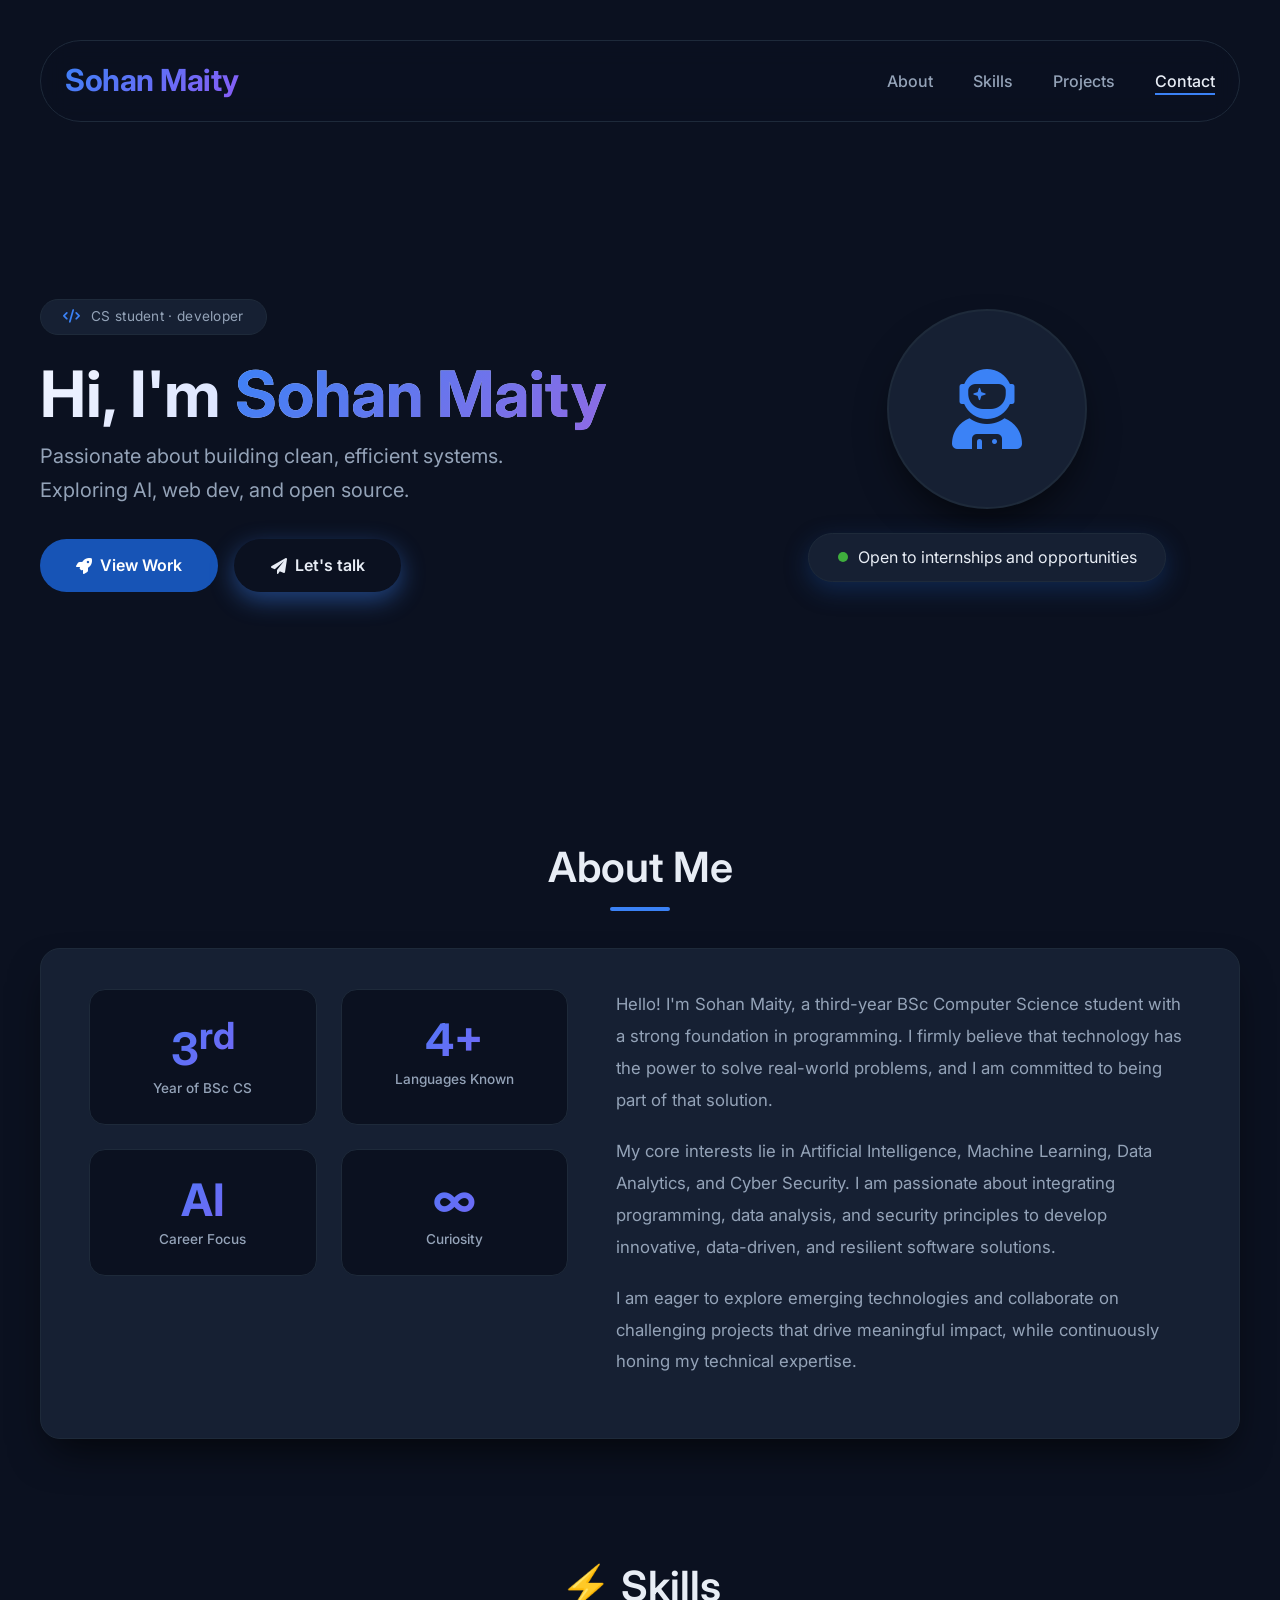
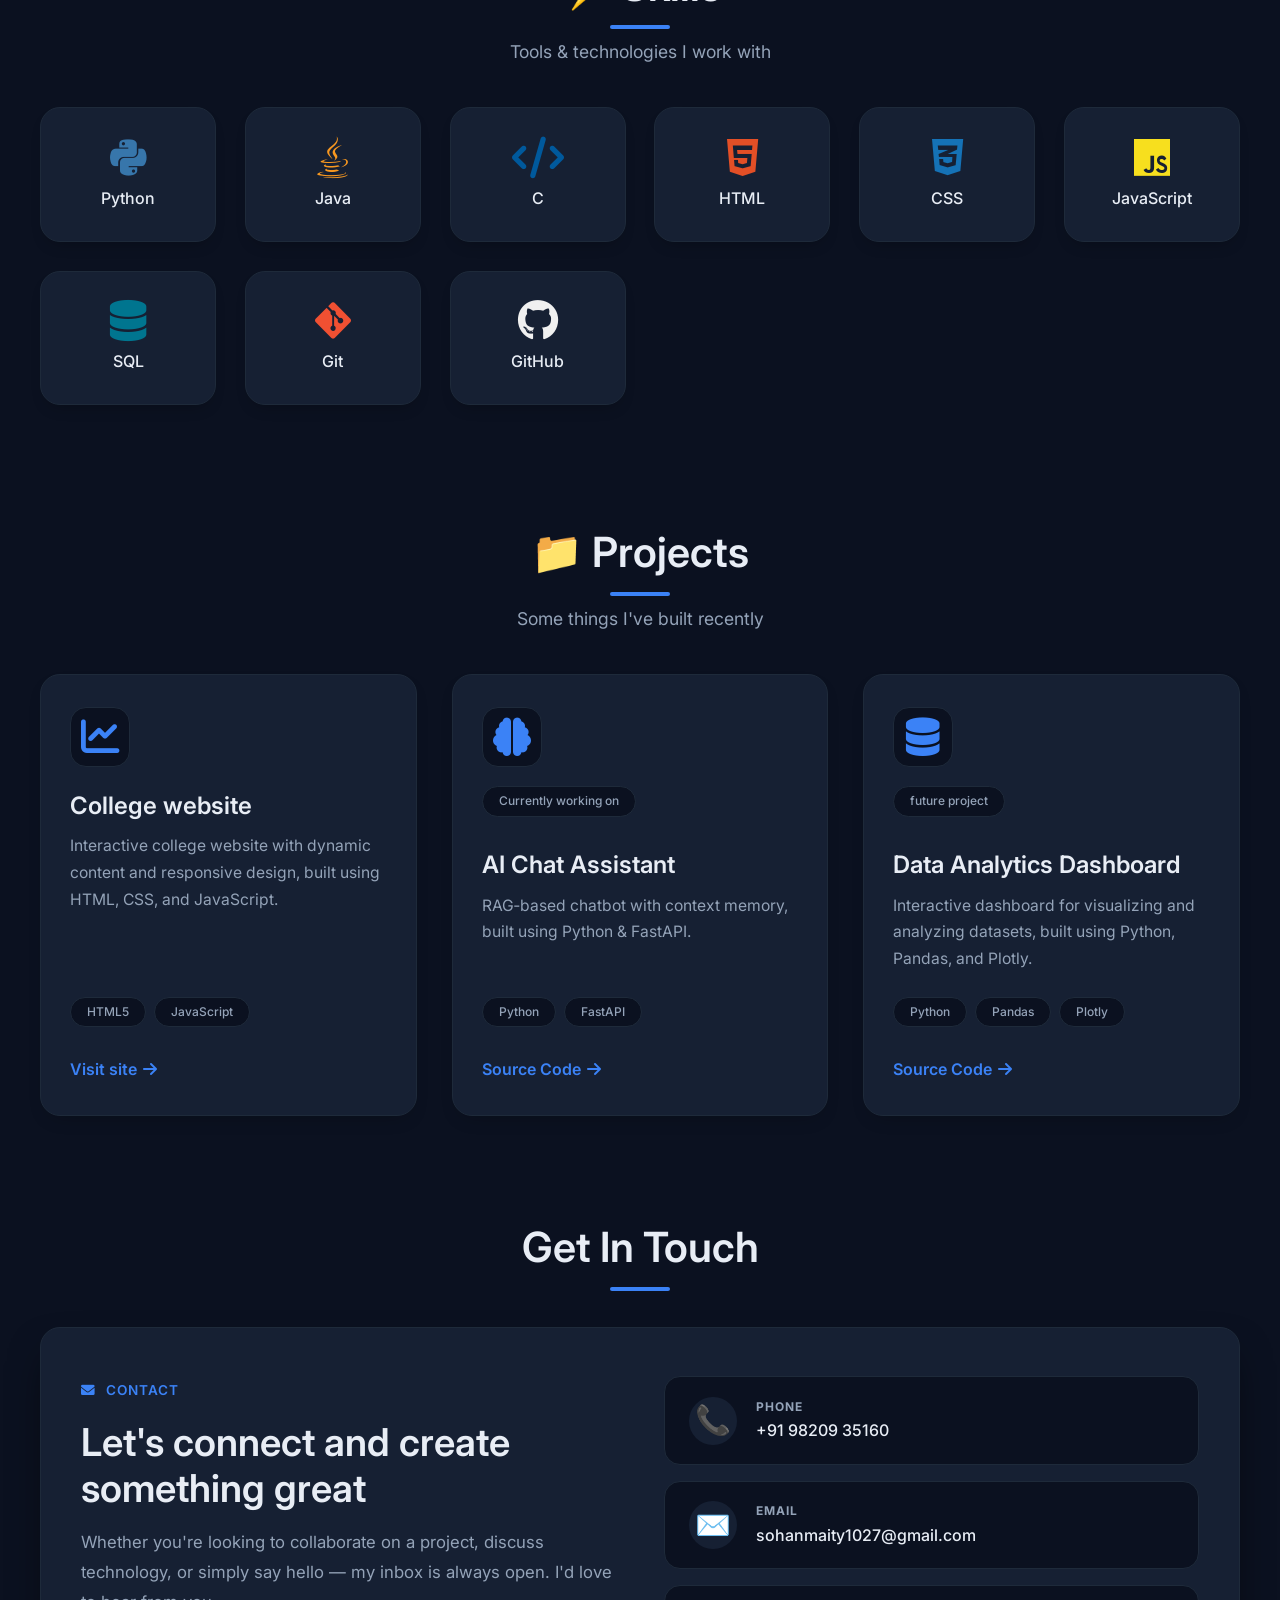
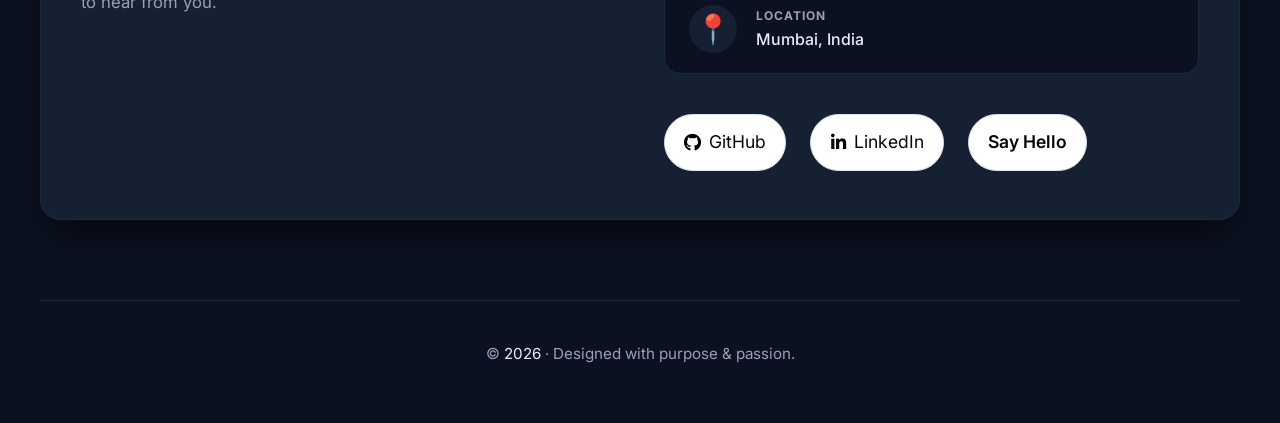
<file: index.html>
<!DOCTYPE html>
<html lang="en">
<head>
  <meta charset="UTF-8" />
  <meta name="viewport" content="width=device-width, initial-scale=1.0" />
  <title>Sohan Maity | Portfolio</title>
  <link rel="stylesheet" href="style.css">
  <meta name="description" content="Sohan Maity — BSc Computer Science student focused on AI, Machine Learning, Data Analytics and Cyber Security. Explore projects, skills, and ways to connect." />
  <link rel="icon" href="data:image/svg+xml,%3Csvg xmlns='http://www.w3.org/2000/svg' viewBox='0 0 100 100'%3E%3Cdefs%3E%3ClinearGradient id='g' x1='0' y1='0' x2='1' y2='1'%3E%3Cstop offset='0' stop-color='%233b82f6'/%3E%3Cstop offset='1' stop-color='%238b5cf6'/%3E%3C/linearGradient%3E%3C/defs%3E%3Crect width='100' height='100' rx='22' fill='%230b1120'/%3E%3Ctext x='50' y='68' font-size='58' font-family='Arial, sans-serif' font-weight='700' fill='url(%23g)' text-anchor='middle'%3ES%3C/text%3E%3C/svg%3E" />
  <!-- Open Graph -->
  <meta property="og:title" content="Sohan Maity | Portfolio" />
  <meta property="og:description" content="BSc CS student building with AI, web dev, and open source." />
  <meta property="og:type" content="website" />
  <!-- Font Awesome 6 (free) -->
  <link rel="stylesheet" href="https://cdnjs.cloudflare.com/ajax/libs/font-awesome/6.0.0-beta3/css/all.min.css" />
  <!-- Google Font: Inter + Poppins (clean) -->
  <link rel="preconnect" href="https://fonts.googleapis.com" />
  <link rel="preconnect" href="https://fonts.gstatic.com" crossorigin />
  <link href="https://fonts.googleapis.com/css2?family=Inter:opsz,wght@14..32,400;14..32,500;14..32,600;14..32,700&family=Poppins:wght@300;400;500;600;700&display=swap" rel="stylesheet" />

</head>
<body>
<div class="container">

  <!-- NAVIGATION (glass) -->
  <nav>
    <div class="logo">Sohan Maity</div>
    <ul class="nav-links" id="navLinks">
      <li><a href="#about">About</a></li>
      <li><a href="#skills">Skills</a></li>
      <li><a href="#projects">Projects</a></li>
      <li><a href="#contact">Contact</a></li>
    </ul>
    <button class="nav-toggle" id="navToggle" aria-label="Toggle navigation menu" aria-expanded="false">
      <i class="fas fa-bars"></i>
    </button>
  </nav>

  <!-- HERO -->
  <header id="hero">
    <div class="hero-content fade-up">
      <div class="hero-badge"><i class="fas fa-code"></i> CS student · developer</div>
      <h1>Hi, I'm <span>Sohan Maity</span></h1>
      <p class="hero-sub">Passionate about building clean, efficient systems. Exploring AI, web dev, and open source.</p>
      <div class="btn-group">
        <a href="#projects" class="btn btn-primary"><i class="fas fa-rocket"></i> View Work</a>
        <a href="#contact" class="btn btn-outline"><i class="fas fa-paper-plane"></i> Let's talk</a>
      </div>
    </div>
    <div class="hero-image fade-up">
      <div class="avatar"><i class="fas fa-user-astronaut"></i></div>
      <div class="status-badge">
        <span class="dot"></span>
        <span>Open to internships and opportunities</span>
      </div>
    </div>
  </header>

  <!-- ABOUT (with staggered fade-up animations) -->
  <section id="about">
    <h2 class="section-title section-title-center fade-up">About Me</h2>
    <div class="about-content">
      <div class="about-left fade-in" style="transition-delay: 0s;">
      <div class="about-stats">
        <div class="stat-card fade-up" style="transition-delay: 0s;">
          <div class="stat-number">3<sup>rd</sup></div>
          <div class="stat-label">Year of BSc CS</div>
        </div>
        <div class="stat-card fade-up" style="transition-delay: 0.1s;">
          <div class="stat-number">4+</div>
          <div class="stat-label">Languages Known</div>
        </div>
        <div class="stat-card fade-up" style="transition-delay: 0.2s;">
          <div class="stat-number">AI</div>
          <div class="stat-label">Career Focus</div>
        </div>
        <div class="stat-card fade-up" style="transition-delay: 0.3s;">
          <div class="stat-number">∞</div>
          <div class="stat-label">Curiosity</div>
        </div>
      </div>
      </div>
      <!-- About Text Paragraphs (each fades individually) -->
      <div class="about-text">
        <p class="fade-up" style="transition-delay: 0.1s;">
          Hello! I'm Sohan Maity, a third-year BSc Computer Science student with a strong foundation in programming. I firmly believe that technology has the power to solve real-world problems, and I am committed to being part of that solution.
        </p>
        <p class="fade-up" style="transition-delay: 0.3s;">
          My core interests lie in Artificial Intelligence, Machine Learning, Data Analytics, and Cyber Security. I am passionate about integrating programming, data analysis, and security principles to develop innovative, data-driven, and resilient software solutions.
        </p>
        <p class="fade-up" style="transition-delay: 0.5s;">
          I am eager to explore emerging technologies and collaborate on challenging projects that drive meaningful impact, while continuously honing my technical expertise.
        </p>
      </div>
    </div>
  </section>

  <!-- SKILLS -->
  <section id="skills">
    <h2 class="section-title section-title-center fade-up">⚡ Skills</h2>
    <p class="section-sub fade-up">Tools & technologies I work with</p>
    <div class="skills-grid">
      <div class="skill-item fade-up"><i class="fab fa-python"></i><span>Python</span></div>
      <div class="skill-item fade-up"><i class="fab fa-java"></i><span>Java</span></div>
      <div class="skill-item fade-up"><i class="fas fa-code"></i><span>C</span></div>
      <div class="skill-item fade-up"><i class="fab fa-html5"></i><span>HTML</span></div>
      <div class="skill-item fade-up"><i class="fab fa-css3-alt"></i><span>CSS</span></div>
      <div class="skill-item fade-up"><i class="fab fa-js"></i><span>JavaScript</span></div>
      <div class="skill-item fade-up"><i class="fas fa-database"></i><span>SQL</span></div>
      <div class="skill-item fade-up"><i class="fab fa-git-alt"></i><span>Git</span></div>
      <div class="skill-item fade-up"><i class="fab fa-github"></i><span>GitHub</span></div>
    </div>
  </section>

  <!-- PROJECTS -->
  <section id="projects">
    <h2 class="section-title section-title-center fade-up">📁 Projects</h2>
    <p class="section-sub fade-up">Some things I've built recently</p>
    <div class="project-grid">

      <div class="project-card fade-up">
        <div class="icon"><i class="fas fa-chart-line"></i></div>
        <h3>College website</h3>
        <p>Interactive college website with dynamic content and responsive design, built using HTML, CSS, and JavaScript.</p>
        <div class="project-tags"><span>HTML5</span><span>JavaScript</span></div>
        <a href="https://college-webpage-seven.vercel.app/" class="project-link" target="_blank" rel="noopener noreferrer"><!-- TODO: link to actual repo --> Visit site <i class="fas fa-arrow-right"></i></a>
      </div>


      <div class="project-card fade-up">
        <div class="icon"><i class="fas fa-brain"></i></div>
        <div class="project-tags"><span>Currently working on</span></div>
        <h3>AI Chat Assistant</h3>
        <p>RAG‑based chatbot with context memory, built using Python &amp; FastAPI.</p>
        <div class="project-tags"><span>Python</span><span>FastAPI</span></div>
        <a href="#" class="project-link" target="_blank" rel="noopener noreferrer"><!-- TODO: link to actual repo -->Source Code <i class="fas fa-arrow-right"></i></a>
      </div>

       <div class="project-card fade-up">
        <div class="icon"><i class="fas fa-database"></i></div>
        <div class="project-tags"><span>future project</span></div>
        <h3>Data Analytics Dashboard</h3>
        <p>Interactive dashboard for visualizing and analyzing datasets, built using Python, Pandas, and Plotly.</p>
        <div class="project-tags"><span>Python</span><span>Pandas</span><span>Plotly</span></div>
        <a href="#" class="project-link" target="_blank" rel="noopener noreferrer"><!-- TODO: link to actual repo -->Source Code <i class="fas fa-arrow-right"></i></a>
      </div>

    </div>
  </section>

  <!-- CONTACT -->
  <section id="contact">
    <h2 class="section-title section-title-center fade-up">Get In Touch</h2>
    <div class="contact-wrapper fade-up">
      <div class="contact-left">
        <div class="contact-tag"><i class="fas fa-envelope" style="margin-right: 6px;"></i> CONTACT</div>
        <h2>Let's connect and create something great</h2>
        <p>Whether you're looking to collaborate on a project, discuss technology, or simply say hello — my inbox is always open. I'd love to hear from you.</p>
      </div>
      <div class="contact-right">
        <div class="contact-card">
          <div class="icon">📞</div>
          <div><h4>PHONE</h4><p><a href="tel:+919820935160" style="color:inherit;">+91 98209 35160</a></p></div>
        </div>
        <div class="contact-card">
          <div class="icon">✉️</div>
          <div><h4>EMAIL</h4><p><a href="mailto:sohanmaity1027@gmail.com" style="color:inherit;">sohanmaity1027@gmail.com</a></p></div>
        </div>
        <div class="contact-card">
          <div class="icon">📍</div>
          <div><h4>LOCATION</h4><p>Mumbai, India</p></div>
        </div>
        <div class="social-links">
          <!-- TODO: replace # with your real GitHub/LinkedIn profile URLs -->
          <a href="https://github.com/sohancipher" target="_blank" rel="noopener noreferrer" aria-label="GitHub profile"><i class="fab fa-github"></i> GitHub</a>
          <a href="https://www.linkedin.com/in/sohan-maity-280946418?utm_source=share_via&utm_content=profile&utm_medium=member_ios" target="_blank" rel="noopener noreferrer" aria-label="LinkedIn profile"><i class="fab fa-linkedin-in"></i> LinkedIn</a>
          <a href="mailto:sohanmaity1027@gmail.com" class="btn btn-primary">Say Hello</a>
        </div>
      </div>
    </div>
  </section>

  <!-- FOOTER -->
  <footer>
    &copy; <span id="year"></span> · Designed with purpose &amp; passion.
  </footer>
</div>

<button class="back-to-top" id="backToTop" aria-label="Back to top">
  <i class="fas fa-arrow-up"></i>
</button>

<!-- Intersection Observer for fade-up -->
<script>
  (function() {
    document.getElementById('year').textContent = new Date().getFullYear();

    const observer = new IntersectionObserver((entries) => {
      entries.forEach(entry => {
        if (entry.isIntersecting) {
          entry.target.classList.add('visible');
        }
      });
    }, { threshold: 0.12 });

    document.querySelectorAll('.fade-up').forEach(el => observer.observe(el));

    // Mobile nav toggle
    const navToggle = document.getElementById('navToggle');
    const navLinks = document.getElementById('navLinks');
    if (navToggle && navLinks) {
      navToggle.addEventListener('click', () => {
        const isOpen = navLinks.classList.toggle('open');
        navToggle.setAttribute('aria-expanded', isOpen);
        navToggle.innerHTML = isOpen ? '<i class="fas fa-xmark"></i>' : '<i class="fas fa-bars"></i>';
      });
      navLinks.querySelectorAll('a').forEach(link => {
        link.addEventListener('click', () => {
          navLinks.classList.remove('open');
          navToggle.setAttribute('aria-expanded', false);
          navToggle.innerHTML = '<i class="fas fa-bars"></i>';
        });
      });
    }

    // Highlight active nav link based on scroll position
    const sections = document.querySelectorAll('section[id]');
    const navAnchors = document.querySelectorAll('.nav-links a');
    const sectionObserver = new IntersectionObserver((entries) => {
      entries.forEach(entry => {
        if (entry.isIntersecting) {
          navAnchors.forEach(a => a.classList.remove('active'));
          const activeLink = document.querySelector('.nav-links a[href="#' + entry.target.id + '"]');
          if (activeLink) activeLink.classList.add('active');
        }
      });
    }, { rootMargin: '-40% 0px -55% 0px' });
    sections.forEach(sec => sectionObserver.observe(sec));

    // Back-to-top button
    const backToTop = document.getElementById('backToTop');
    if (backToTop) {
      window.addEventListener('scroll', () => {
        backToTop.classList.toggle('visible', window.scrollY > 500);
      });
      backToTop.addEventListener('click', () => {
        window.scrollTo({ top: 0, behavior: 'smooth' });
      });
    }
  })();
</script>
</body>
</html>
</file>
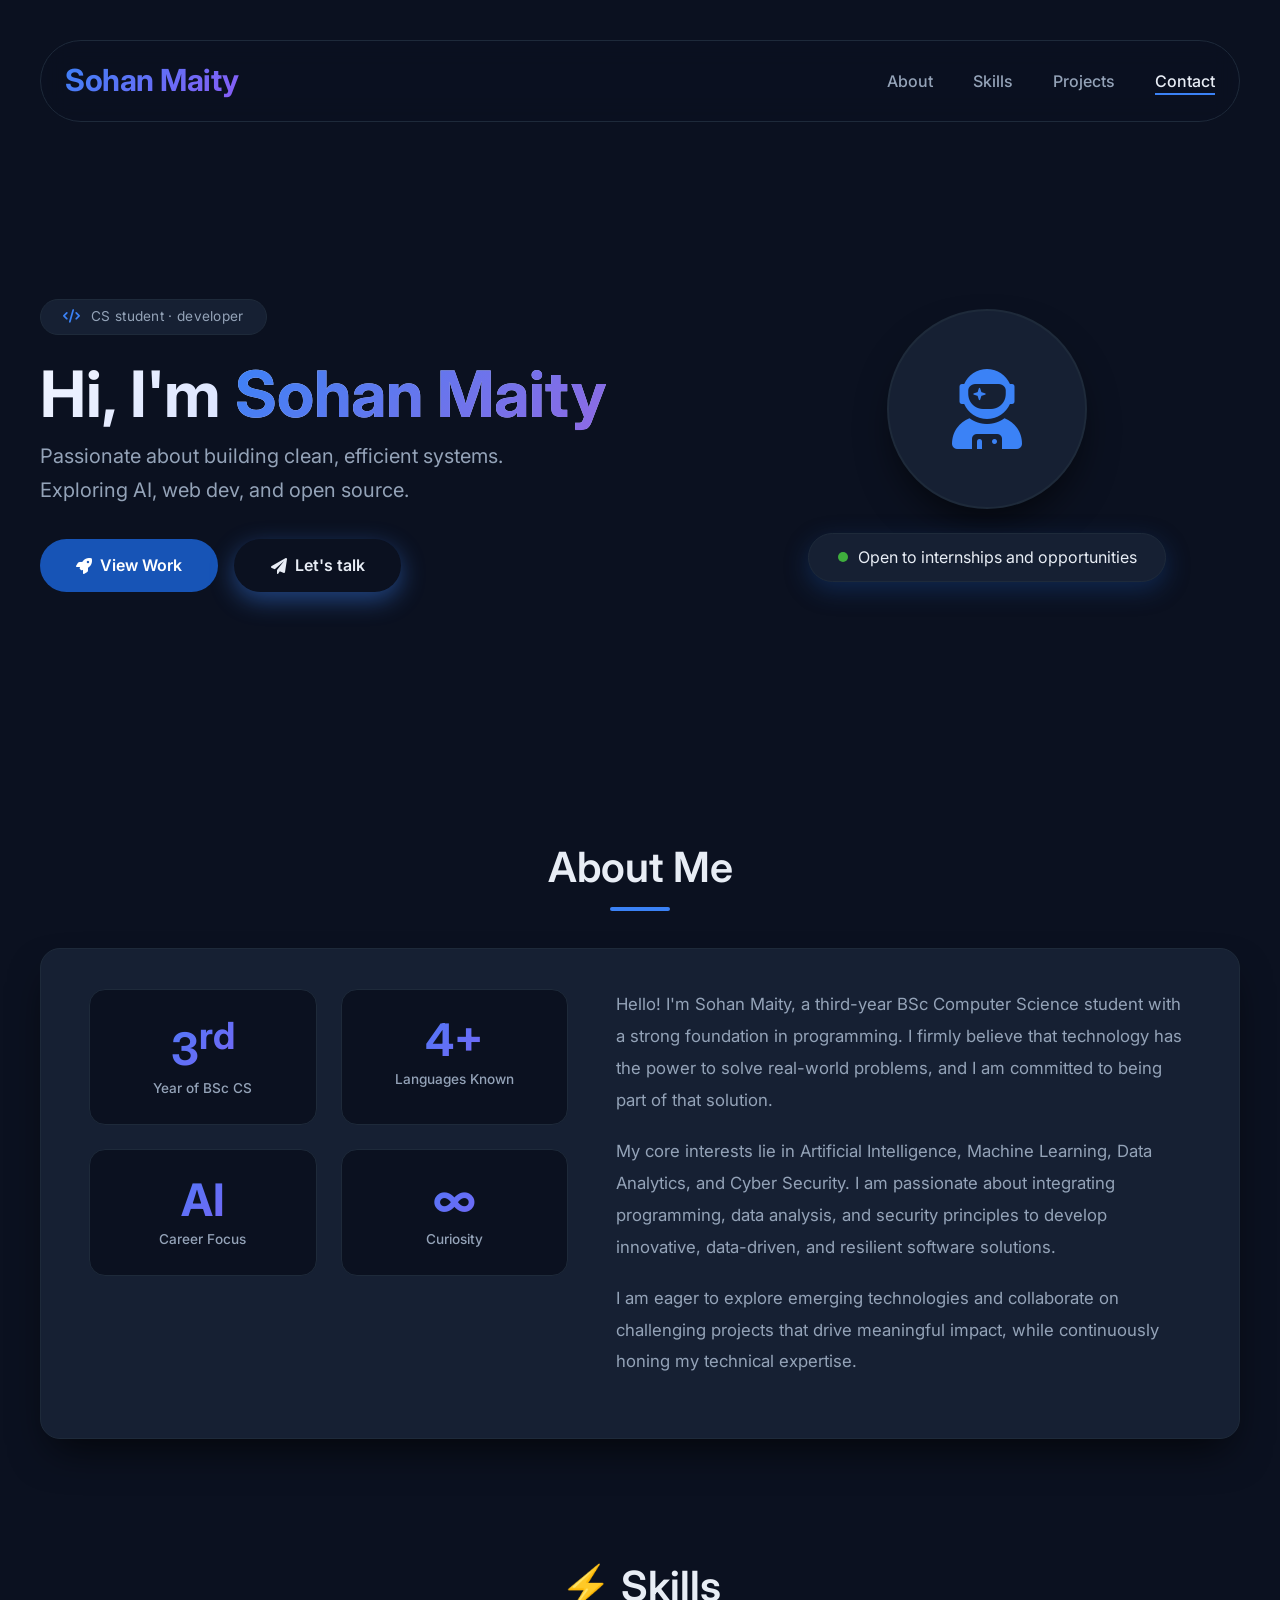
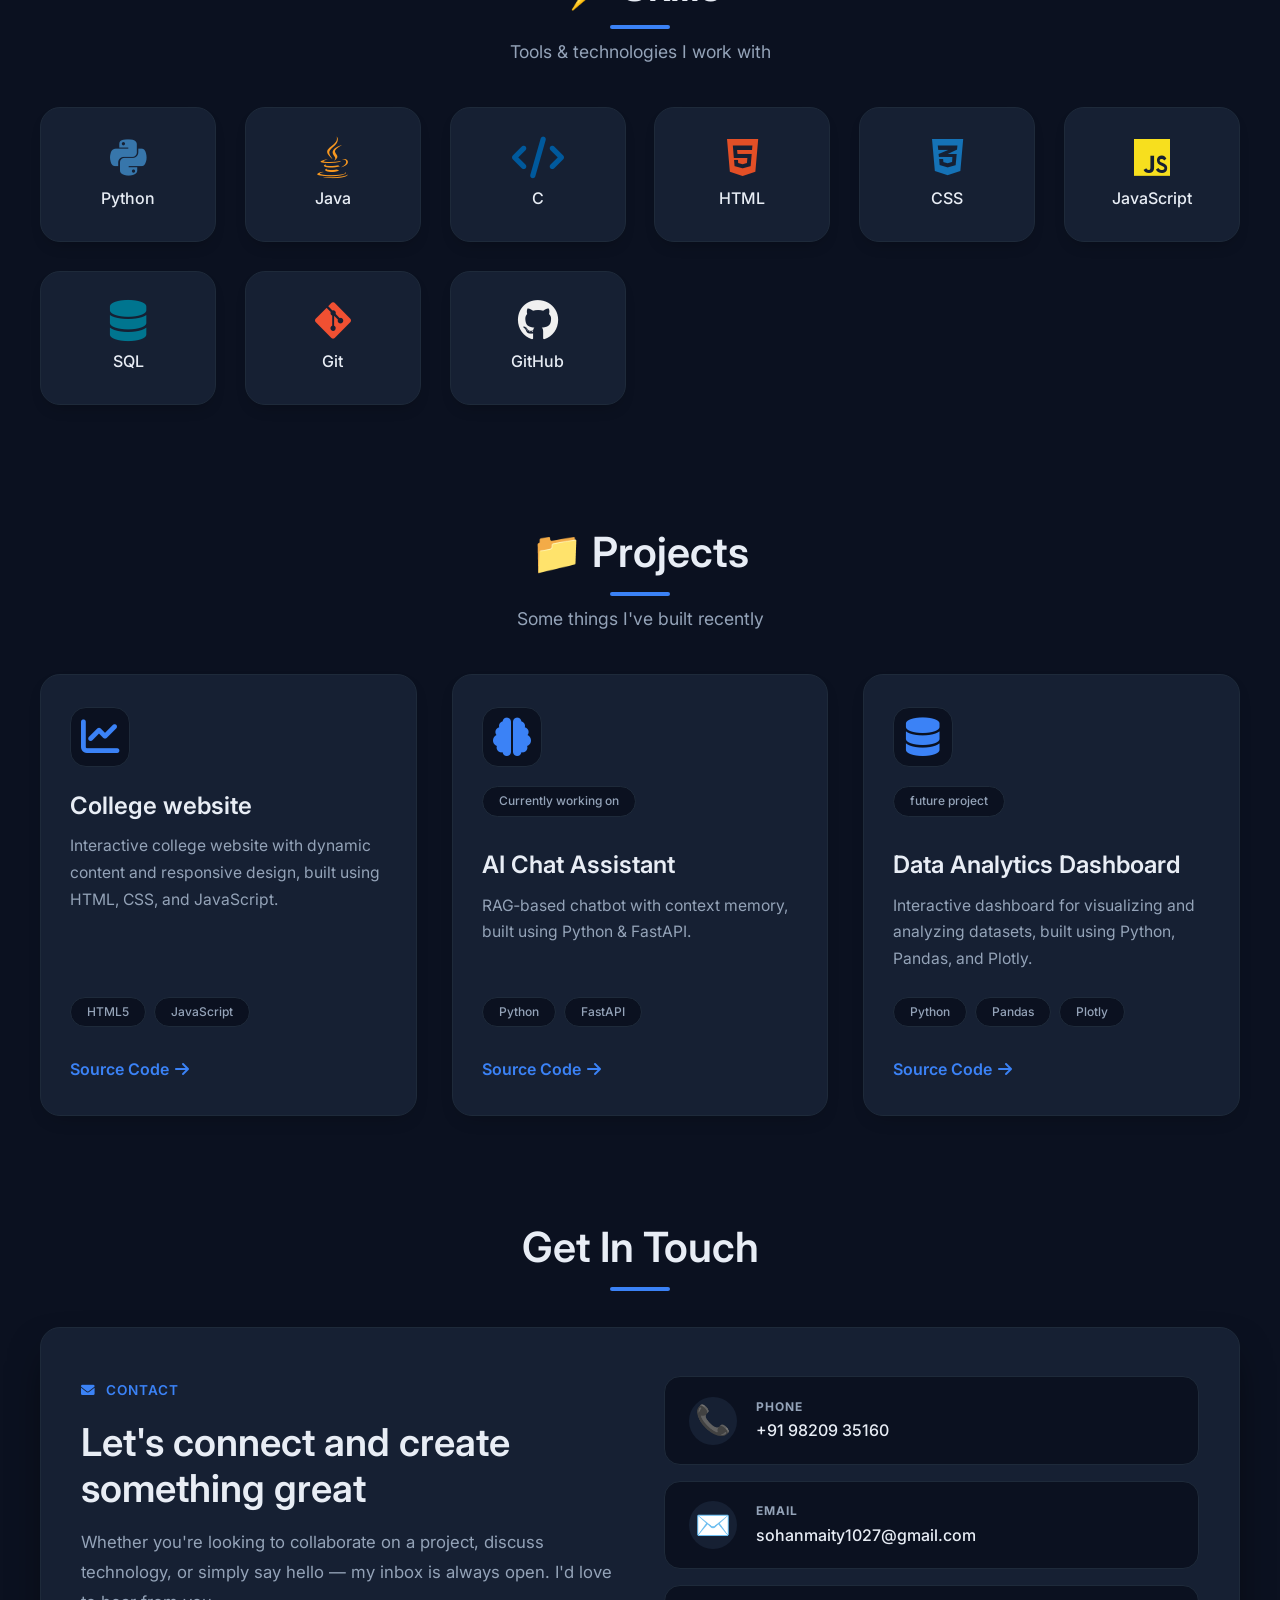
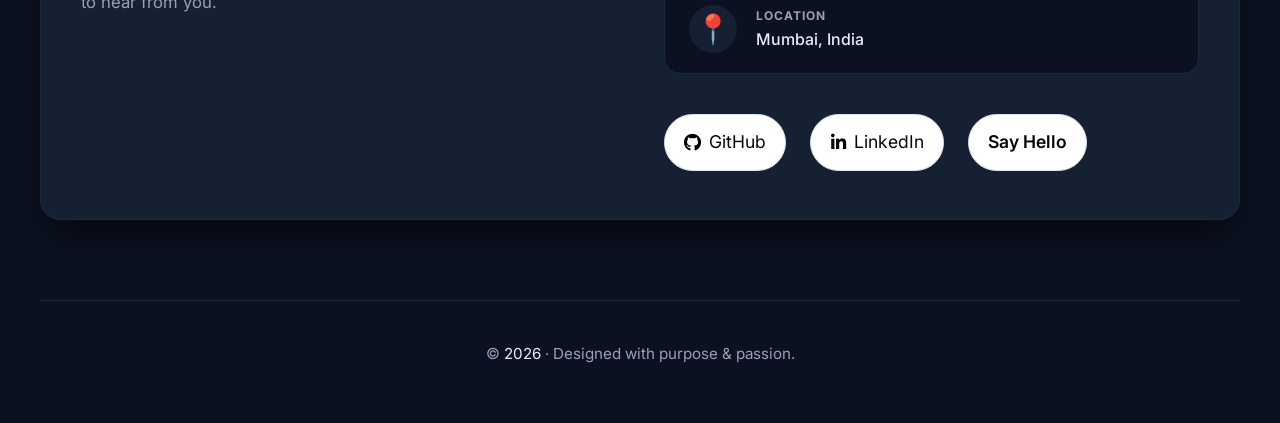
<file: sohan portfolio.html>
<!DOCTYPE html>
<html lang="en">
<head>
  <meta charset="UTF-8" />
  <meta name="viewport" content="width=device-width, initial-scale=1.0" />
  <title>Sohan Maity | Portfolio</title>
  <link rel="stylesheet" href="style.css">
  <meta name="description" content="Sohan Maity — BSc Computer Science student focused on AI, Machine Learning, Data Analytics and Cyber Security. Explore projects, skills, and ways to connect." />
  <link rel="icon" href="data:image/svg+xml,%3Csvg xmlns='http://www.w3.org/2000/svg' viewBox='0 0 100 100'%3E%3Cdefs%3E%3ClinearGradient id='g' x1='0' y1='0' x2='1' y2='1'%3E%3Cstop offset='0' stop-color='%233b82f6'/%3E%3Cstop offset='1' stop-color='%238b5cf6'/%3E%3C/linearGradient%3E%3C/defs%3E%3Crect width='100' height='100' rx='22' fill='%230b1120'/%3E%3Ctext x='50' y='68' font-size='58' font-family='Arial, sans-serif' font-weight='700' fill='url(%23g)' text-anchor='middle'%3ES%3C/text%3E%3C/svg%3E" />
  <!-- Open Graph -->
  <meta property="og:title" content="Sohan Maity | Portfolio" />
  <meta property="og:description" content="BSc CS student building with AI, web dev, and open source." />
  <meta property="og:type" content="website" />
  <!-- Font Awesome 6 (free) -->
  <link rel="stylesheet" href="https://cdnjs.cloudflare.com/ajax/libs/font-awesome/6.0.0-beta3/css/all.min.css" />
  <!-- Google Font: Inter + Poppins (clean) -->
  <link rel="preconnect" href="https://fonts.googleapis.com" />
  <link rel="preconnect" href="https://fonts.gstatic.com" crossorigin />
  <link href="https://fonts.googleapis.com/css2?family=Inter:opsz,wght@14..32,400;14..32,500;14..32,600;14..32,700&family=Poppins:wght@300;400;500;600;700&display=swap" rel="stylesheet" />

</head>
<body>
<div class="container">

  <!-- NAVIGATION (glass) -->
  <nav>
    <div class="logo">Sohan Maity</div>
    <ul class="nav-links" id="navLinks">
      <li><a href="#about">About</a></li>
      <li><a href="#skills">Skills</a></li>
      <li><a href="#projects">Projects</a></li>
      <li><a href="#contact">Contact</a></li>
    </ul>
    <button class="nav-toggle" id="navToggle" aria-label="Toggle navigation menu" aria-expanded="false">
      <i class="fas fa-bars"></i>
    </button>
  </nav>

  <!-- HERO -->
  <header id="hero">
    <div class="hero-content fade-up">
      <div class="hero-badge"><i class="fas fa-code"></i> CS student · developer</div>
      <h1>Hi, I'm <span>Sohan Maity</span></h1>
      <p class="hero-sub">Passionate about building clean, efficient systems. Exploring AI, web dev, and open source.</p>
      <div class="btn-group">
        <a href="#projects" class="btn btn-primary"><i class="fas fa-rocket"></i> View Work</a>
        <a href="#contact" class="btn btn-outline"><i class="fas fa-paper-plane"></i> Let's talk</a>
      </div>
    </div>
    <div class="hero-image fade-up">
      <div class="avatar"><i class="fas fa-user-astronaut"></i></div>
      <div class="status-badge">
        <span class="dot"></span>
        <span>Open to internships and opportunities</span>
      </div>
    </div>
  </header>

  <!-- ABOUT (with staggered fade-up animations) -->
  <section id="about">
    <h2 class="section-title section-title-center fade-up">About Me</h2>
    <div class="about-content">
      <div class="about-left fade-in" style="transition-delay: 0s;">
      <div class="about-stats">
        <div class="stat-card fade-up" style="transition-delay: 0s;">
          <div class="stat-number">3<sup>rd</sup></div>
          <div class="stat-label">Year of BSc CS</div>
        </div>
        <div class="stat-card fade-up" style="transition-delay: 0.1s;">
          <div class="stat-number">4+</div>
          <div class="stat-label">Languages Known</div>
        </div>
        <div class="stat-card fade-up" style="transition-delay: 0.2s;">
          <div class="stat-number">AI</div>
          <div class="stat-label">Career Focus</div>
        </div>
        <div class="stat-card fade-up" style="transition-delay: 0.3s;">
          <div class="stat-number">∞</div>
          <div class="stat-label">Curiosity</div>
        </div>
      </div>
      </div>
      <!-- About Text Paragraphs (each fades individually) -->
      <div class="about-text">
        <p class="fade-up" style="transition-delay: 0.1s;">
          Hello! I'm Sohan Maity, a third-year BSc Computer Science student with a strong foundation in programming. I firmly believe that technology has the power to solve real-world problems, and I am committed to being part of that solution.
        </p>
        <p class="fade-up" style="transition-delay: 0.3s;">
          My core interests lie in Artificial Intelligence, Machine Learning, Data Analytics, and Cyber Security. I am passionate about integrating programming, data analysis, and security principles to develop innovative, data-driven, and resilient software solutions.
        </p>
        <p class="fade-up" style="transition-delay: 0.5s;">
          I am eager to explore emerging technologies and collaborate on challenging projects that drive meaningful impact, while continuously honing my technical expertise.
        </p>
      </div>
    </div>
  </section>

  <!-- SKILLS -->
  <section id="skills">
    <h2 class="section-title section-title-center fade-up">⚡ Skills</h2>
    <p class="section-sub fade-up">Tools & technologies I work with</p>
    <div class="skills-grid">
      <div class="skill-item fade-up"><i class="fab fa-python"></i><span>Python</span></div>
      <div class="skill-item fade-up"><i class="fab fa-java"></i><span>Java</span></div>
      <div class="skill-item fade-up"><i class="fas fa-code"></i><span>C</span></div>
      <div class="skill-item fade-up"><i class="fab fa-html5"></i><span>HTML</span></div>
      <div class="skill-item fade-up"><i class="fab fa-css3-alt"></i><span>CSS</span></div>
      <div class="skill-item fade-up"><i class="fab fa-js"></i><span>JavaScript</span></div>
      <div class="skill-item fade-up"><i class="fas fa-database"></i><span>SQL</span></div>
      <div class="skill-item fade-up"><i class="fab fa-git-alt"></i><span>Git</span></div>
      <div class="skill-item fade-up"><i class="fab fa-github"></i><span>GitHub</span></div>
    </div>
  </section>

  <!-- PROJECTS -->
  <section id="projects">
    <h2 class="section-title section-title-center fade-up">📁 Projects</h2>
    <p class="section-sub fade-up">Some things I've built recently</p>
    <div class="project-grid">

      <div class="project-card fade-up">
        <div class="icon"><i class="fas fa-chart-line"></i></div>
        <h3>College website</h3>
        <p>Interactive college website with dynamic content and responsive design, built using HTML, CSS, and JavaScript.</p>
        <div class="project-tags"><span>HTML5</span><span>JavaScript</span></div>
        <a href="#" class="project-link" target="_blank" rel="noopener noreferrer"><!-- TODO: link to actual repo -->Source Code <i class="fas fa-arrow-right"></i></a>
      </div>


      <div class="project-card fade-up">
        <div class="icon"><i class="fas fa-brain"></i></div>
        <div class="project-tags"><span>Currently working on</span></div>
        <h3>AI Chat Assistant</h3>
        <p>RAG‑based chatbot with context memory, built using Python &amp; FastAPI.</p>
        <div class="project-tags"><span>Python</span><span>FastAPI</span></div>
        <a href="#" class="project-link" target="_blank" rel="noopener noreferrer"><!-- TODO: link to actual repo -->Source Code <i class="fas fa-arrow-right"></i></a>
      </div>

       <div class="project-card fade-up">
        <div class="icon"><i class="fas fa-database"></i></div>
        <div class="project-tags"><span>future project</span></div>
        <h3>Data Analytics Dashboard</h3>
        <p>Interactive dashboard for visualizing and analyzing datasets, built using Python, Pandas, and Plotly.</p>
        <div class="project-tags"><span>Python</span><span>Pandas</span><span>Plotly</span></div>
        <a href="#" class="project-link" target="_blank" rel="noopener noreferrer"><!-- TODO: link to actual repo -->Source Code <i class="fas fa-arrow-right"></i></a>
      </div>

    </div>
  </section>

  <!-- CONTACT -->
  <section id="contact">
    <h2 class="section-title section-title-center fade-up">Get In Touch</h2>
    <div class="contact-wrapper fade-up">
      <div class="contact-left">
        <div class="contact-tag"><i class="fas fa-envelope" style="margin-right: 6px;"></i> CONTACT</div>
        <h2>Let's connect and create something great</h2>
        <p>Whether you're looking to collaborate on a project, discuss technology, or simply say hello — my inbox is always open. I'd love to hear from you.</p>
      </div>
      <div class="contact-right">
        <div class="contact-card">
          <div class="icon">📞</div>
          <div><h4>PHONE</h4><p><a href="tel:+919820935160" style="color:inherit;">+91 98209 35160</a></p></div>
        </div>
        <div class="contact-card">
          <div class="icon">✉️</div>
          <div><h4>EMAIL</h4><p><a href="mailto:sohanmaity1027@gmail.com" style="color:inherit;">sohanmaity1027@gmail.com</a></p></div>
        </div>
        <div class="contact-card">
          <div class="icon">📍</div>
          <div><h4>LOCATION</h4><p>Mumbai, India</p></div>
        </div>
        <div class="social-links">
          <!-- TODO: replace # with your real GitHub/LinkedIn profile URLs -->
          <a href="https://github.com/sohancipher" target="_blank" rel="noopener noreferrer" aria-label="GitHub profile"><i class="fab fa-github"></i> GitHub</a>
          <a href="https://www.linkedin.com/in/sohan-maity-280946418?utm_source=share_via&utm_content=profile&utm_medium=member_ios" target="_blank" rel="noopener noreferrer" aria-label="LinkedIn profile"><i class="fab fa-linkedin-in"></i> LinkedIn</a>
          <a href="mailto:sohanmaity1027@gmail.com" class="btn btn-primary">Say Hello</a>
        </div>
      </div>
    </div>
  </section>

  <!-- FOOTER -->
  <footer>
    &copy; <span id="year"></span> · Designed with purpose &amp; passion.
  </footer>
</div>

<button class="back-to-top" id="backToTop" aria-label="Back to top">
  <i class="fas fa-arrow-up"></i>
</button>

<!-- Intersection Observer for fade-up -->
<script>
  (function() {
    document.getElementById('year').textContent = new Date().getFullYear();

    const observer = new IntersectionObserver((entries) => {
      entries.forEach(entry => {
        if (entry.isIntersecting) {
          entry.target.classList.add('visible');
        }
      });
    }, { threshold: 0.12 });

    document.querySelectorAll('.fade-up').forEach(el => observer.observe(el));

    // Mobile nav toggle
    const navToggle = document.getElementById('navToggle');
    const navLinks = document.getElementById('navLinks');
    if (navToggle && navLinks) {
      navToggle.addEventListener('click', () => {
        const isOpen = navLinks.classList.toggle('open');
        navToggle.setAttribute('aria-expanded', isOpen);
        navToggle.innerHTML = isOpen ? '<i class="fas fa-xmark"></i>' : '<i class="fas fa-bars"></i>';
      });
      navLinks.querySelectorAll('a').forEach(link => {
        link.addEventListener('click', () => {
          navLinks.classList.remove('open');
          navToggle.setAttribute('aria-expanded', false);
          navToggle.innerHTML = '<i class="fas fa-bars"></i>';
        });
      });
    }

    // Highlight active nav link based on scroll position
    const sections = document.querySelectorAll('section[id]');
    const navAnchors = document.querySelectorAll('.nav-links a');
    const sectionObserver = new IntersectionObserver((entries) => {
      entries.forEach(entry => {
        if (entry.isIntersecting) {
          navAnchors.forEach(a => a.classList.remove('active'));
          const activeLink = document.querySelector('.nav-links a[href="#' + entry.target.id + '"]');
          if (activeLink) activeLink.classList.add('active');
        }
      });
    }, { rootMargin: '-40% 0px -55% 0px' });
    sections.forEach(sec => sectionObserver.observe(sec));

    // Back-to-top button
    const backToTop = document.getElementById('backToTop');
    if (backToTop) {
      window.addEventListener('scroll', () => {
        backToTop.classList.toggle('visible', window.scrollY > 500);
      });
      backToTop.addEventListener('click', () => {
        window.scrollTo({ top: 0, behavior: 'smooth' });
      });
    }
  })();
</script>
</body>
</html>
</file>
<file: style.css>
* {
      margin: 0;
      padding: 0;
      box-sizing: border-box;
    }

    html {
      scroll-behavior: smooth;
    }

    body {
      font-family: 'Inter', 'Segoe UI', sans-serif;
      background: #0b1120;
      color: #e8edf5;
      line-height: 1.7;
      padding: 0 1.5rem;
    }

    a {
      color: #3b82f6;
      text-decoration: none;
      transition: all 0.3s cubic-bezier(0.4, 0, 0.2, 1);
    }
    a:hover {
      color: #60a5fa;
    }

    .container {
      max-width: 1200px;
      margin: 0 auto;
      padding: 1.5rem 0 2rem;
    }

    /* ----- NAV ----- */
    nav {
      position: sticky;
      top: 0;
      z-index: 100;
      display: flex;
      align-items: center;
      justify-content: space-between;
      padding: 0.9rem 1.5rem;
      background: rgba(11, 17, 32, 0.75);
      backdrop-filter: blur(12px);
      -webkit-backdrop-filter: blur(12px);
      border: 1px solid #1e2a3a;
      border-radius: 60px;
      margin-top: 1rem;
    }

    /*---logo---*/
    .logo {
      font-size: 1.9rem;
      font-weight: 700;
      letter-spacing: -0.5px;
      background: linear-gradient(135deg, #3b82f6, #8b5cf6);
      background-clip: text;
      -webkit-background-clip: text;
      -webkit-text-fill-color: transparent;
    }

    .nav-links {
      display: flex;
      gap: 2.5rem;
      list-style: none;
    }
    .nav-links a {
      font-weight: 500;
      font-size: 1rem;
      color: #94a3b8;
      position: relative;
    }
    .nav-links a::after {
      content: '';
      position: absolute;
      left: 0;
      bottom: -4px;
      width: 0;
      height: 2px;
      background: #3b82f6;
      transition: all 0.3s cubic-bezier(0.4, 0, 0.2, 1);
    }
    .nav-links a:hover,
    .nav-links a.active {
      color: #e8edf5;
    }
    .nav-links a:hover::after,
    .nav-links a.active::after {
      width: 100%;
    }

    .nav-toggle {
      display: none;
      background: none;
      border: none;
      color: #e8edf5;
      font-size: 1.4rem;
      cursor: pointer;
    }

    @media (max-width: 768px) {
      .nav-toggle { display: block; }
      .nav-links {
        position: absolute;
        top: calc(100% + 0.8rem);
        left: 0;
        right: 0;
        background: #0f172a;
        border: 1px solid #1e2a3a;
        border-radius: 18px;
        flex-direction: column;
        gap: 0;
        padding: 0.5rem 0;
        display: none;
      }
      .nav-links.open { display: flex; }
      .nav-links a {
        padding: 0.9rem 1.5rem;
        display: block;
      }
      .nav-links a::after { display: none; }
    }

    /* ----- HERO ----- */
    #hero {
      display: flex;
      flex-wrap: wrap;
      align-items: center;
      justify-content: space-between;
      gap: 3rem;
      padding: 3rem 0 2rem;
      min-height: 70vh;
    }

    .hero-content {
      flex: 1 1 420px;
    }

    .hero-badge {
      background: #162033;
      border: 1px solid #1e2a3a;
      padding: 0.35rem 1.4rem;
      border-radius: 40px;
      font-size: 0.85rem;
      color: #94a3b8;
      display: inline-block;
      margin-bottom: 1.5rem;
      letter-spacing: 0.3px;
    }
    .hero-badge i {
      color: #3b82f6;
      margin-right: 6px;
    }

    #hero h1 {
      font-size: 4rem;
      font-weight: 700;
      line-height: 1.1;
      margin-bottom: 0.6rem;
      background: linear-gradient(135deg, #f0f4ff 0%, #b6c8ff 100%);
      background-clip: text;
      -webkit-background-clip: text;
      -webkit-text-fill-color: transparent;
    }
    #hero h1 span {
      background: linear-gradient(135deg, #3b82f6, #8f6ae4);
      background-clip: text;
      -webkit-background-clip: text;
      -webkit-text-fill-color: transparent;
    }

    .hero-sub {
      font-size: 1.25rem;
      color: #94a3b8;
      max-width: 540px;
      margin-bottom: 2rem;
    }

    .btn-group {
      display: flex;
      flex-wrap: wrap;
      gap: 1rem;
    }

    .btn {
      padding: 0.75rem 2.2rem;
      border-radius: 60px;
      font-weight: 600;
      font-size: 1rem;
      display: inline-flex;
      align-items: center;
      gap: 8px;
      transition: all 0.3s cubic-bezier(0.4, 0, 0.2, 1);
      border: 1px solid transparent;
      background: transparent;
      cursor: pointer;
    }
    .btn-primary {
      background: #1754b6;
      color: #fff;
    }
    .btn-primary:hover {
      background: #0b1120;
      box-shadow: 0 8px 24px rgba(59, 130, 246, 0.45);
      color: #fff;
    }
    .btn-outline {
      box-shadow: 0 8px 24px rgba(59, 130, 246, 0.45);
      color: #e8edf5;
    }
    .btn-outline:hover {
      background: #1754b6;
      color: #fff;
      transform: translateY(-3px);

    }

    .hero-image {
      flex: 1 1 280px;
      text-align: center;
    }
    .avatar {
      background: #162033;
      width: 200px;
      height: 200px;
      border-radius: 50%;
      display: flex;
      align-items: center;
      justify-content: center;
      margin: 0 auto 1.5rem;
      border: 2px solid #1e2a3a;
      font-size: 5rem;
      color: #3b82f6;
      box-shadow: 0 20px 40px -12px rgba(0, 0, 0, 0.7);
      transition: all 0.3s cubic-bezier(0.4, 0, 0.2, 1);
    }
    .avatar:hover {
      transform: scale(1.02);
      border-color: #3b82f6;
    }

    .status-badge {
      display: inline-flex;
      align-items: center;
      gap: 10px;
      background: #162033;
      padding: 0.6rem 1.8rem;
      border-radius: 60px;
      border: 1px solid #1e2a3a;
      box-shadow: 0 8px 24px rgba(23, 66, 135, 0.45);
      animation: float 3s ease-in-out infinite;
    }
    .dot {
      width: 10px;
      height: 10px;
      background: #3fae3d;
      border-radius: 50%;
      animation: pulse 1.8s infinite;
    }

    @keyframes pulse {
      0% {
        transform: scale(1);
        box-shadow: 0 0 0 0 rgba(63, 174, 61, 0.6);
      }
      70% {
        transform: scale(1.2);
        box-shadow: 0 0 0 12px rgba(63, 174, 61, 0);
      }
      100% {
        transform: scale(1);
      }
    }

    @keyframes float {
      0%, 100% { transform: translateY(0); }
      50% { transform: translateY(-8px); }
    }

    /* ----- section titles ----- */
    section {
      padding: 5rem 0 2rem;
      scroll-margin-top: 6rem;
    }
    .section-title {
      font-size: 2.6rem;
      font-weight: 600;
      margin-bottom: 2.8rem;
      position: relative;
      display: inline-block;
    }
    .section-title::after {
      content: '';
      position: absolute;
      left: 0;
      bottom: -8px;
      width: 60px;
      height: 4px;
      background: #3b82f6;
      border-radius: 4px;
    }
    .section-title-center {
      text-align: center;
      display: block;
    }
    .section-title-center::after {
      left: 50%;
      transform: translateX(-50%);
    }
    .section-sub {
      color: #94a3b8;
      text-align: center;
      margin-top: -1.8rem;
      margin-bottom: 2.5rem;
      font-size: 1.1rem;
    }

    /* ----- ABOUT ----- */
    #about .about-content {
      display: grid;
      grid-template-columns: 1fr 1.2fr;
      gap: 3rem;
      align-items: start;
      background: #162033;
      border-radius: 20px;
      border: 1px solid #1e2a3a;
      padding: 2.5rem 3rem;
      box-shadow: 0 20px 40px -12px rgba(0, 0, 0, 0.7);
    }

    .about-left { position: sticky; top: 100px; }

    .about-right p {
    font-size: 1.05rem;
    line-height: 1.85;
    margin-bottom: 1.25rem;
    font-weight: 300;
  }


    #about .about-stats {
      display: grid;
      grid-template-columns: 1fr 1fr;
      gap: 1.5rem;
    }
    .stat-card {
      background: #0b1120;
      border: 1px solid #1e2a3a;
      border-radius: 16px;
      padding: 1.5rem 1.2rem;
      text-align: center;
      transition: all 0.3s cubic-bezier(0.4, 0, 0.2, 1);
    }
    .stat-card:hover {
      border-color: #3b82f6;
      transform: translateY(-4px);
    }
    .stat-number {
      font-size: 2.8rem;
      font-weight: 700;
      background: linear-gradient(135deg, #3b82f6, #8b5cf6);
      background-clip: text;
      -webkit-background-clip: text;
      -webkit-text-fill-color: transparent;
      line-height: 1.2;
    }
    .stat-label {
      font-size: 0.85rem;
      color: #94a3b8;
      font-weight: 500;
    }

    #about .about-text {
      color: #94a3b8;
      font-size: 1.05rem;
      line-height: 1.9;
    }
    #about .about-text p {
      margin-bottom: 1.2rem;
    }

    /* ----- SKILLS ----- */
    .skills-grid {
      display: grid;
      grid-template-columns: repeat(auto-fit, minmax(150px, 1fr));
      gap: 1.8rem;
      margin-top: 1rem;
    }
    .skill-item {
      background: #162033;
      padding: 1.8rem 0.8rem;
      text-align: center;
      border-radius: 20px;
      border: 1px solid #1e2a3a;
      transition: all 0.3s cubic-bezier(0.4, 0, 0.2, 1);
      box-shadow: 0 8px 16px -8px rgba(0, 0, 0, 0.3);
    }
    .skill-item:hover {
      transform: translateY(-6px);
      border-color: #3b82f6;
      box-shadow: 0 8px 24px rgba(59, 130, 246, 0.45);
    }
    .skill-item i {
      font-size: 2.6rem;
      margin-bottom: 0.4rem;
      display: inline-block;
      transition: all 0.3s cubic-bezier(0.4, 0, 0.2, 1);
    }
    .skill-item:hover i {
      transform: scale(1.1);
    }
    .skill-item span {
      display: block;
      font-weight: 500;
      font-size: 1rem;
      color: #e8edf5;
    }

    /* distinct icon colors */
    .skill-item .fa-python { color: #3776AB; }
    .skill-item .fa-java { color: #f89820; }
    .skill-item .fa-code { color: #00599C; }
    .skill-item .fa-html5 { color: #E34F26; }
    .skill-item .fa-css3-alt { color: #1572B6; }
    .skill-item .fa-js { color: #F7DF1E; }
    .skill-item .fa-database { color: #00758F; }
    .skill-item .fa-git-alt { color: #F05032; }
    .skill-item .fa-github { color: #f0f0f0; }

    /* ----- PROJECTS ----- */
    .project-grid {
      display: grid;
      grid-template-columns: repeat(auto-fit, minmax(280px, 1fr));
      gap: 2.2rem;
      margin-top: 1.5rem;
    }
    .project-card {
      background: #162033;
      border-radius: 20px;
      border: 1px solid #1e2a3a;
      padding: 2rem 1.8rem;
      transition: all 0.3s cubic-bezier(0.4, 0, 0.2, 1);
      box-shadow: 0 8px 20px -10px rgba(0, 0, 0, 0.3);
      display: flex;
      flex-direction: column;
    }
    .project-card:hover {
      transform: translateY(-8px);
      border-color: #3b82f6;
      box-shadow: 0 8px 24px rgba(59, 130, 246, 0.45);
    }
    .project-card .icon {
      font-size: 2.4rem;
      background: #0b1120;
      width: 60px;
      height: 60px;
      display: flex;
      align-items: center;
      justify-content: center;
      border-radius: 16px;
      margin-bottom: 1.2rem;
      border: 1px solid #1e2a3a;
      color: #3b82f6;
      transition: all 0.3s cubic-bezier(0.4, 0, 0.2, 1);
    }
    .project-card:hover .icon {
      background: #3b82f6;
      color: #fff;
      border-color: #3b82f6;
    }
    .project-card h3 {
      font-size: 1.5rem;
      font-weight: 600;
      margin-bottom: 0.4rem;
    }
    .project-card p {
      color: #94a3b8;
      font-size: 0.98rem;
      flex: 1;
      margin-bottom: 1.5rem;
    }
    .project-tags {
      display: flex;
      flex-wrap: wrap;
      gap: 0.5rem;
      margin-bottom: 1.8rem;
    }
    .project-tags span {
      background: #0b1120;
      padding: 0.25rem 1rem;
      border-radius: 40px;
      font-size: 0.75rem;
      font-weight: 500;
      color: #94a3b8;
      border: 1px solid #1e2a3a;
    }
    .project-link {
      font-weight: 600;
      display: inline-flex;
      align-items: center;
      gap: 6px;
      align-self: flex-start;
    }
    .project-link i {
      transition: all 0.3s cubic-bezier(0.4, 0, 0.2, 1);
    }
    .project-link:hover i {
      transform: translateX(6px);
    }

    /* ----- CONTACT ----- */
    #contact {
      padding: 4rem 0 2rem;
    }
    .contact-wrapper {
      display: flex;
      flex-wrap: wrap;
      gap: 3rem;
      background: #162033;
      border-radius: 20px;
      border: 1px solid #1e2a3a;
      padding: 3rem 2.5rem;
      box-shadow: 0 20px 40px -12px rgba(0, 0, 0, 0.7);
      margin-top: 1rem;
    }
    .contact-left {
      flex: 1 1 320px;
    }
    .contact-left .contact-tag {
      color: #3b82f6;
      letter-spacing: 1px;
      font-size: 0.85rem;
      font-weight: 600;
      margin-bottom: 1rem;
      display: inline-block;
    }
    .contact-left h2 {
      font-size: 2.4rem;
      font-weight: 600;
      line-height: 1.2;
      margin-bottom: 1rem;
    }
    .contact-left p {
      color: #94a3b8;
      font-size: 1.05rem;
      line-height: 1.8;
    }
    .contact-right {
      flex: 1 1 320px;
      display: flex;
      flex-direction: column;
      gap: 1rem;
    }
    .contact-card {
      display: flex;
      align-items: center;
      gap: 1.2rem;
      background: #0b1120;
      padding: 1.2rem 1.5rem;
      border-radius: 16px;
      border: 1px solid #1e2a3a;
      transition: all 0.3s cubic-bezier(0.4, 0, 0.2, 1);
    }
    .contact-card:hover {
      box-shadow: 0 8px 24px rgba(28, 64, 122, 0.45);
      transform: translateY(-4px);
    }
    .contact-card .icon {
      font-size: 1.8rem;
      width: 48px;
      height: 48px;
      background: #162033;
      border-radius: 50%;
      display: flex;
      align-items: center;
      justify-content: center;
    }
    .contact-card h4 {
      color: #94a3b8;
      font-size: 0.75rem;
      letter-spacing: 1px;
    }
    .contact-card p {
      color: #e8edf5;
      font-weight: 500;
    }

    .social-links {
      display: flex;
      gap: 1.5rem;
      margin-top: 1.5rem;
      flex-wrap: wrap;
    }
    
    .social-links a {
      background: white;
      border-radius: 60px;
      padding: 0.8rem 1.2rem;
      border: 1px solid #dde3f5;
      transition: 0.2s;
      font-size: 1.1rem;
      color: #060608;
      display: inline-flex;
      align-items: center;
      gap: 8px;
    }
    .social-links a .fa-github { color: #000000; }

    .social-links a:hover {
      background:#0b1120;
      color: white;
      border-color: #1e1e4a;
      transform: translateY(-4px);
      box-shadow: 0 8px 24px rgba(59, 130, 246, 0.45);
    }
    .social-links a:hover .fa-linkedin-in { color: #0077b5; }
    .social-links a:hover .fa-github { color: white; }

    /* ----- FOOTER ----- */
    footer {
      text-align: center;
      padding: 2.5rem 0 1.5rem;
      border-top: 1px solid #1e2a3a;
      margin-top: 3rem;
      color: #94a3b8;
      font-size: 0.95rem;
    }
    footer span {
      color: #e8edf5;
    }

    /* ----- animations (fade-up) ----- */
    .fade-up {
      opacity: 0;
      transform: translateY(30px);
      transition: opacity 0.7s ease, transform 0.7s ease;
    }
    .fade-up.visible {
      opacity: 1;
      transform: translateY(0);
    }

    /* ----- back to top ----- */
    .back-to-top {
      position: fixed;
      right: 1.5rem;
      bottom: 1.5rem;
      width: 46px;
      height: 46px;
      border-radius: 50%;
      background: #1754b6;
      color: #fff;
      border: none;
      display: flex;
      align-items: center;
      justify-content: center;
      font-size: 1.1rem;
      cursor: pointer;
      opacity: 0;
      pointer-events: none;
      transform: translateY(10px);
      transition: all 0.3s cubic-bezier(0.4, 0, 0.2, 1);
      box-shadow: 0 8px 24px rgba(59, 130, 246, 0.45);
      z-index: 90;
    }
    .back-to-top.visible {
      opacity: 1;
      pointer-events: auto;
      transform: translateY(0);
    }
    .back-to-top:hover {
      background: #0b1120;
      border: 1px solid #3b82f6;
    }



    @media (prefers-reduced-motion: reduce) {
      * {
        animation-duration: 0.01ms !important;
        animation-iteration-count: 1 !important;
        transition-duration: 0.01ms !important;
        scroll-behavior: auto !important;
      }
    }

    /* ----- responsive ----- */
    @media (max-width: 768px) {
      body { padding: 0 1rem; }
      #hero h1 { font-size: 2.8rem; }
      .about-left { position: static; }
      .hero-sub { font-size: 1.1rem; }
      .section-title { font-size: 2rem; }
      .contact-wrapper { padding: 2rem 1.2rem; }
      .avatar { width: 160px; height: 160px; font-size: 4rem; }
      #about .about-content {
        grid-template-columns: 1fr;
        padding: 1.5rem;
      }
      #about .about-stats {
        grid-template-columns: 1fr 1fr;
      }
    }
    @media (max-width: 480px) {
      #hero h1 { font-size: 2.2rem; }
      .btn { padding: 0.6rem 1.6rem; }
      .contact-left h2 { font-size: 1.8rem; }
      .contact-wrapper { padding: 1.5rem 1rem; }
      #about .about-stats {
        grid-template-columns: 1fr;
      }
    }
</file>
